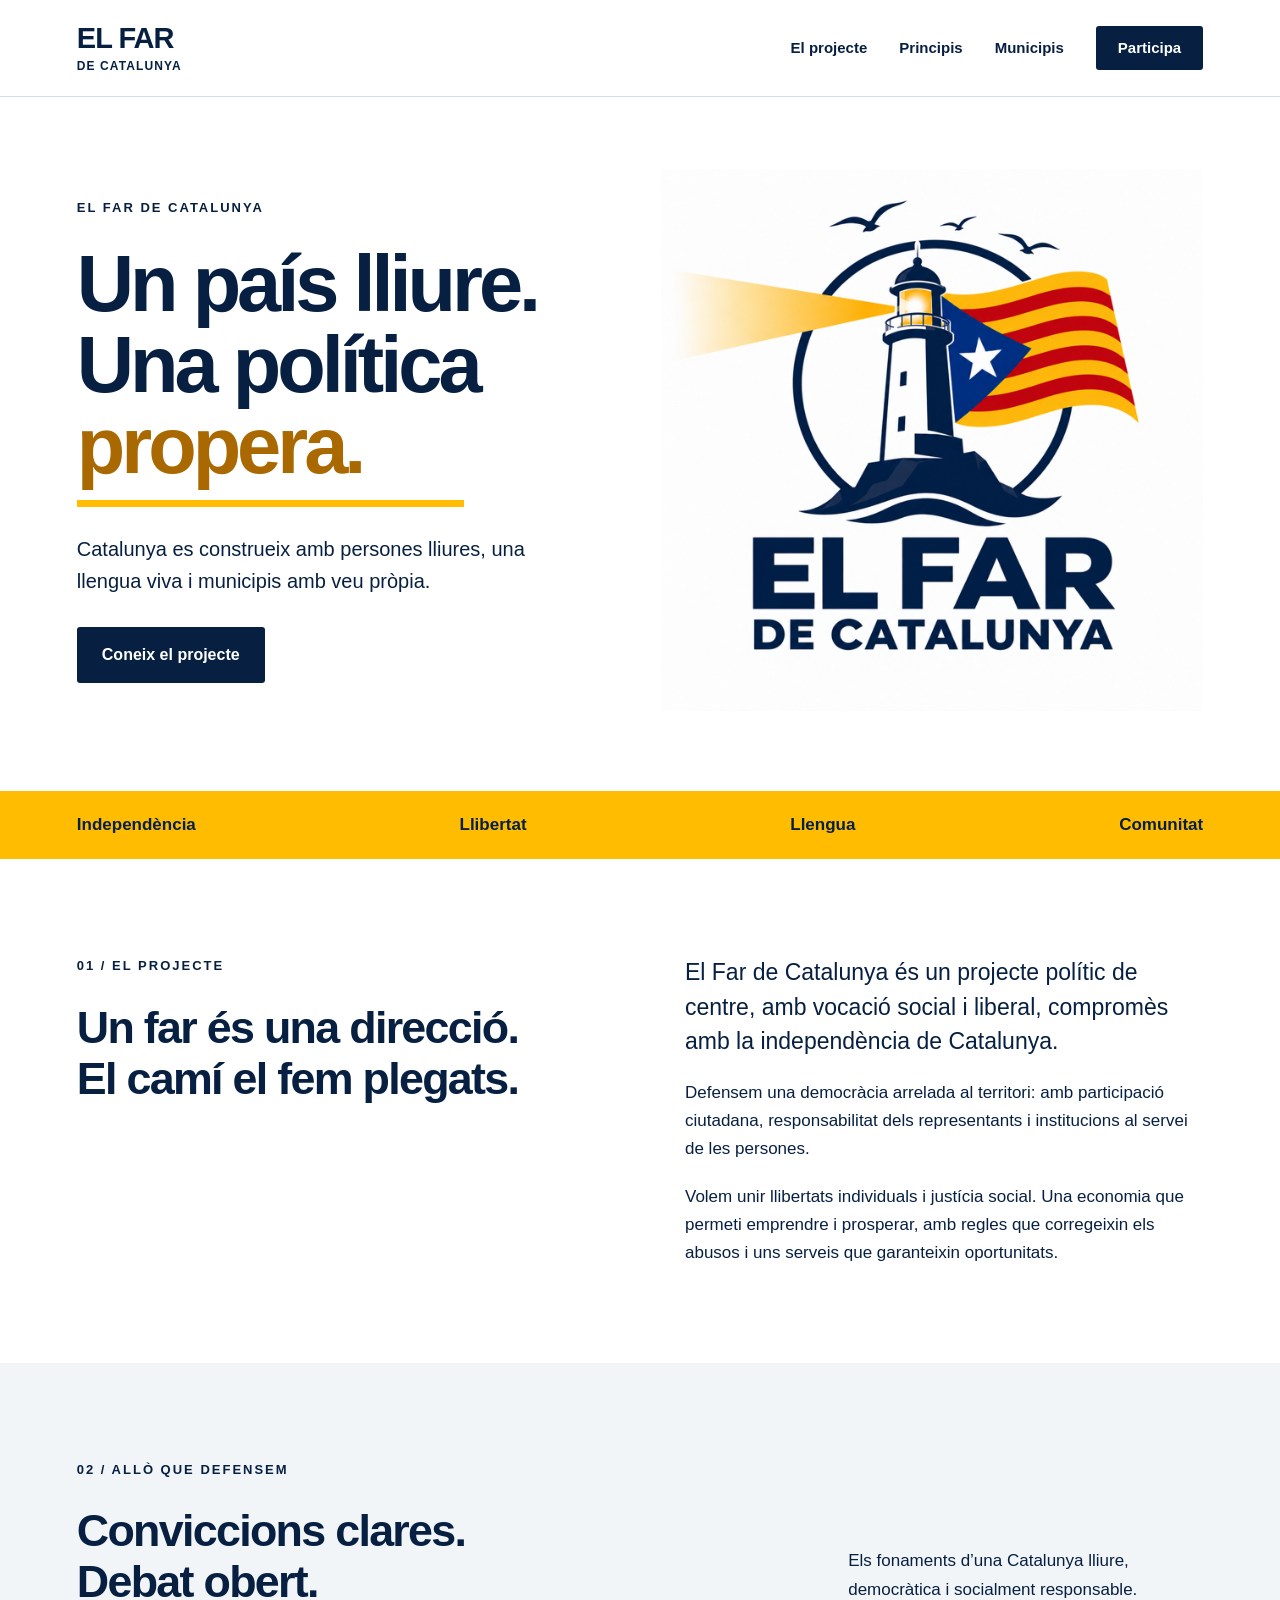
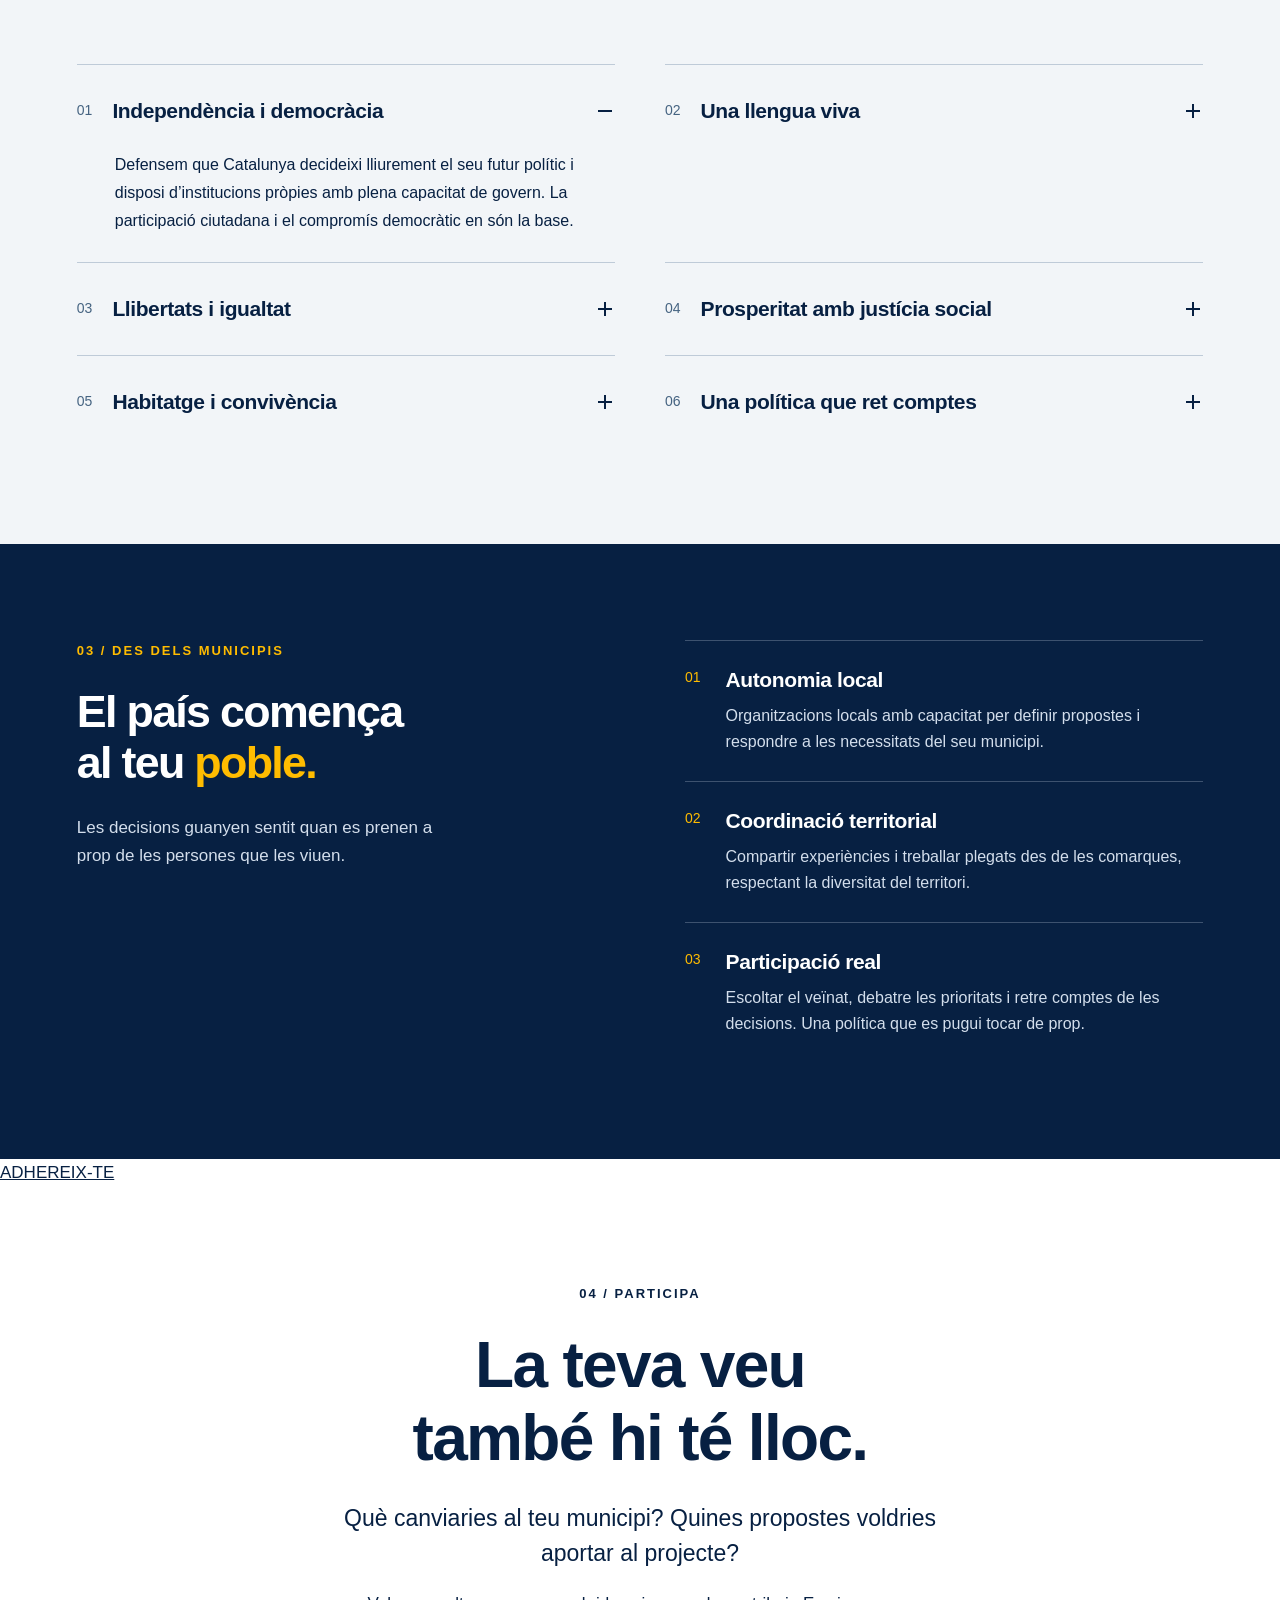
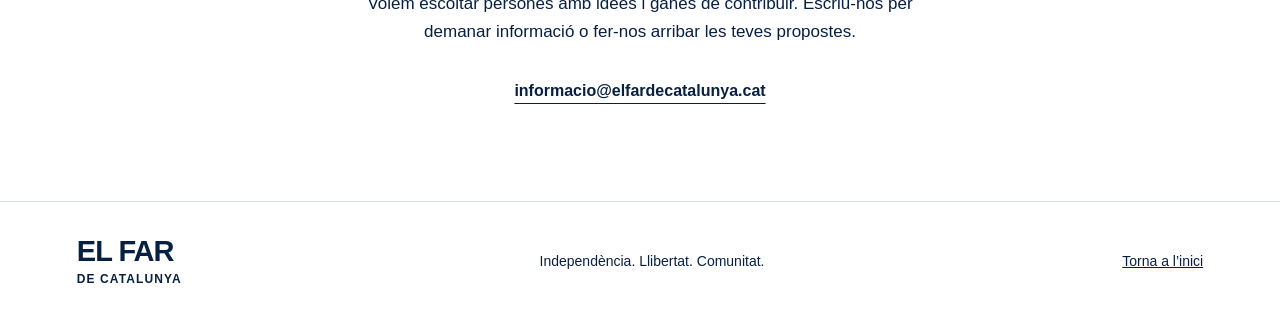
<file: index.html>
<!doctype html>
<html lang="ca">
<head>
<meta charset="utf-8"><meta name="viewport" content="width=device-width,initial-scale=1">
<title>El Far de Catalunya · Un país lliure, des de cada municipi</title> 
<meta name="description" content="Coneix El Far de Catalunya: independència, llengua catalana, llibertats individuals, justícia social i municipis amb veu pròpia.">
<link rel="icon" type="image/svg+xml" href="data:image/svg+xml,%3Csvg xmlns='http://www.w3.org/2000/svg' viewBox='0 0 32 32'%3E%3Crect width='32' height='32' rx='6' fill='%23072042'/%3E%3Cpath d='M12 27h9l-2-18h-5z' fill='white'/%3E%3Cpath d='M17 8L30 3v10z' fill='%23ffbc00'/%3E%3C/svg%3E">
<link rel="stylesheet" href="style.css">
</head>
<body>
<a class="skip" href="#contingut">Ves al contingut</a>
<header><a class="wordmark" href="#inici" aria-label="El Far de Catalunya, inici">EL FAR<span>DE CATALUNYA</span></a><nav aria-label="Navegació principal"><a href="#projecte">El projecte</a><a href="#principis">Principis</a><a href="#municipis">Municipis</a><a class="nav-part" href="#participa">Participa</a></nav></header>
<main id="contingut">
<section class="hero wrap" id="inici"><div class="hero-copy"><p class="eyebrow">EL FAR DE CATALUNYA</p><h1>Un país lliure.<br>Una política<br><em>propera.</em></h1><p class="intro">Catalunya es construeix amb persones lliures, una llengua viva i municipis amb veu pròpia.</p><a class="button" href="#projecte">Coneix el projecte</a></div><div class="hero-art"><img src="logo.png" width="640" height="640" alt="Logotip d’El Far de Catalunya: un far il·lumina el mar, al costat de l’estelada i tres gavines."></div></section>
<div class="values-band"><div class="wrap"><span>Independència</span><span>Llibertat</span><span>Llengua</span><span>Comunitat</span></div></div>
<section class="wrap project section" id="projecte"><div><p class="eyebrow">01 / EL PROJECTE</p><h2>Un far és una direcció.<br>El camí el fem plegats.</h2></div><div class="project-text"><p class="lead">El Far de Catalunya és un projecte polític de centre, amb vocació social i liberal, compromès amb la independència de Catalunya.</p><p>Defensem una democràcia arrelada al territori: amb participació ciutadana, responsabilitat dels representants i institucions al servei de les persones.</p><p>Volem unir llibertats individuals i justícia social. Una economia que permeti emprendre i prosperar, amb regles que corregeixin els abusos i uns serveis que garanteixin oportunitats.</p></div></section>
<section class="principles section" id="principis"><div class="wrap"><div class="section-heading"><div><p class="eyebrow">02 / ALLÒ QUE DEFENSEM</p><h2>Conviccions clares.<br>Debat obert.</h2></div><p>Els fonaments d’una Catalunya lliure, democràtica i socialment responsable.</p></div><div class="principles-grid">
<details open><summary><span class="number">01</span><h3>Independència i democràcia</h3><span class="plus" aria-hidden="true"></span></summary><p>Defensem que Catalunya decideixi lliurement el seu futur polític i disposi d’institucions pròpies amb plena capacitat de govern. La participació ciutadana i el compromís democràtic en són la base.</p></details>
<details><summary><span class="number">02</span><h3>Una llengua viva</h3><span class="plus" aria-hidden="true"></span></summary><p>El català és la llengua nacional i el punt de trobada de la vida col·lectiva. En defensem l’ús normal a l’escola, a les institucions, a la feina i al carrer, i la condició de llengua oficial de la Catalunya independent.</p></details>
<details><summary><span class="number">03</span><h3>Llibertats i igualtat</h3><span class="plus" aria-hidden="true"></span></summary><p>Defensem la llibertat d’expressió i de consciència, la laïcitat de les institucions i la igualtat davant la llei. Els drets de les persones, sense discriminació, han de guiar l’acció pública.</p></details>
<details><summary><span class="number">04</span><h3>Prosperitat amb justícia social</h3><span class="plus" aria-hidden="true"></span></summary><p>Una economia de mercat amb iniciativa i competència, regulada per corregir injustícies. Volem serveis de salut i educació accessibles i de qualitat, protecció social i oportunitats reals per a tothom.</p></details>
<details><summary><span class="number">05</span><h3>Habitatge i convivència</h3><span class="plus" aria-hidden="true"></span></summary><p>L’accés a l’habitatge, la seguretat i el respecte de les normes comunes són condicions d’una vida digna. Defensem una immigració planificada d’acord amb la feina, l’habitatge i els serveis disponibles, amb integració lingüística, drets i deures compartits.</p></details>
<details><summary><span class="number">06</span><h3>Una política que ret comptes</h3><span class="plus" aria-hidden="true"></span></summary><p>Defensem la limitació de mandats, la transparència i els mecanismes de revocació democràtica. Representar la ciutadania és una responsabilitat temporal que exigeix escoltar, explicar i respondre.</p></details>
</div></div></section>
<section class="municipal section" id="municipis"><div class="wrap municipal-grid"><div><p class="eyebrow">03 / DES DELS MUNICIPIS</p><h2>El país comença<br>al teu <em>poble.</em></h2><p>Les decisions guanyen sentit quan es prenen a prop de les persones que les viuen.</p></div><div class="municipal-points"><article><span>01</span><div><h3>Autonomia local</h3><p>Organitzacions locals amb capacitat per definir propostes i respondre a les necessitats del seu municipi.</p></div></article><article><span>02</span><div><h3>Coordinació territorial</h3><p>Compartir experiències i treballar plegats des de les comarques, respectant la diversitat del territori.</p></div></article><article><span>03</span><div><h3>Participació real</h3><p>Escoltar el veïnat, debatre les prioritats i retre comptes de les decisions. Una política que es pugui tocar de prop.</p></div></article></div></div></section>
<a href="formulari_adhesio_el_far.html">ADHEREIX-TE</a>
<section class="wrap section participate" id="participa"><p class="eyebrow">04 / PARTICIPA</p><h2>La teva veu<br>també hi té lloc.</h2><p class="lead">Què canviaries al teu municipi? Quines propostes voldries aportar al projecte?</p><p>Volem escoltar persones amb idees i ganes de contribuir. Escriu-nos per demanar informació o fer-nos arribar les teves propostes.</p><a class="text-link" href="mailto:informacio@elfardecatalunya.cat" style="overflow-wrap:anywhere">informacio@elfardecatalunya.cat</a></section>
</main><footer><div class="wrap footer-inner"><a class="wordmark" href="#inici">EL FAR<span>DE CATALUNYA</span></a><p>Independència. Llibertat. Comunitat.</p><a href="#inici">Torna a l’inici</a></div></footer>
</body></html>
</file>
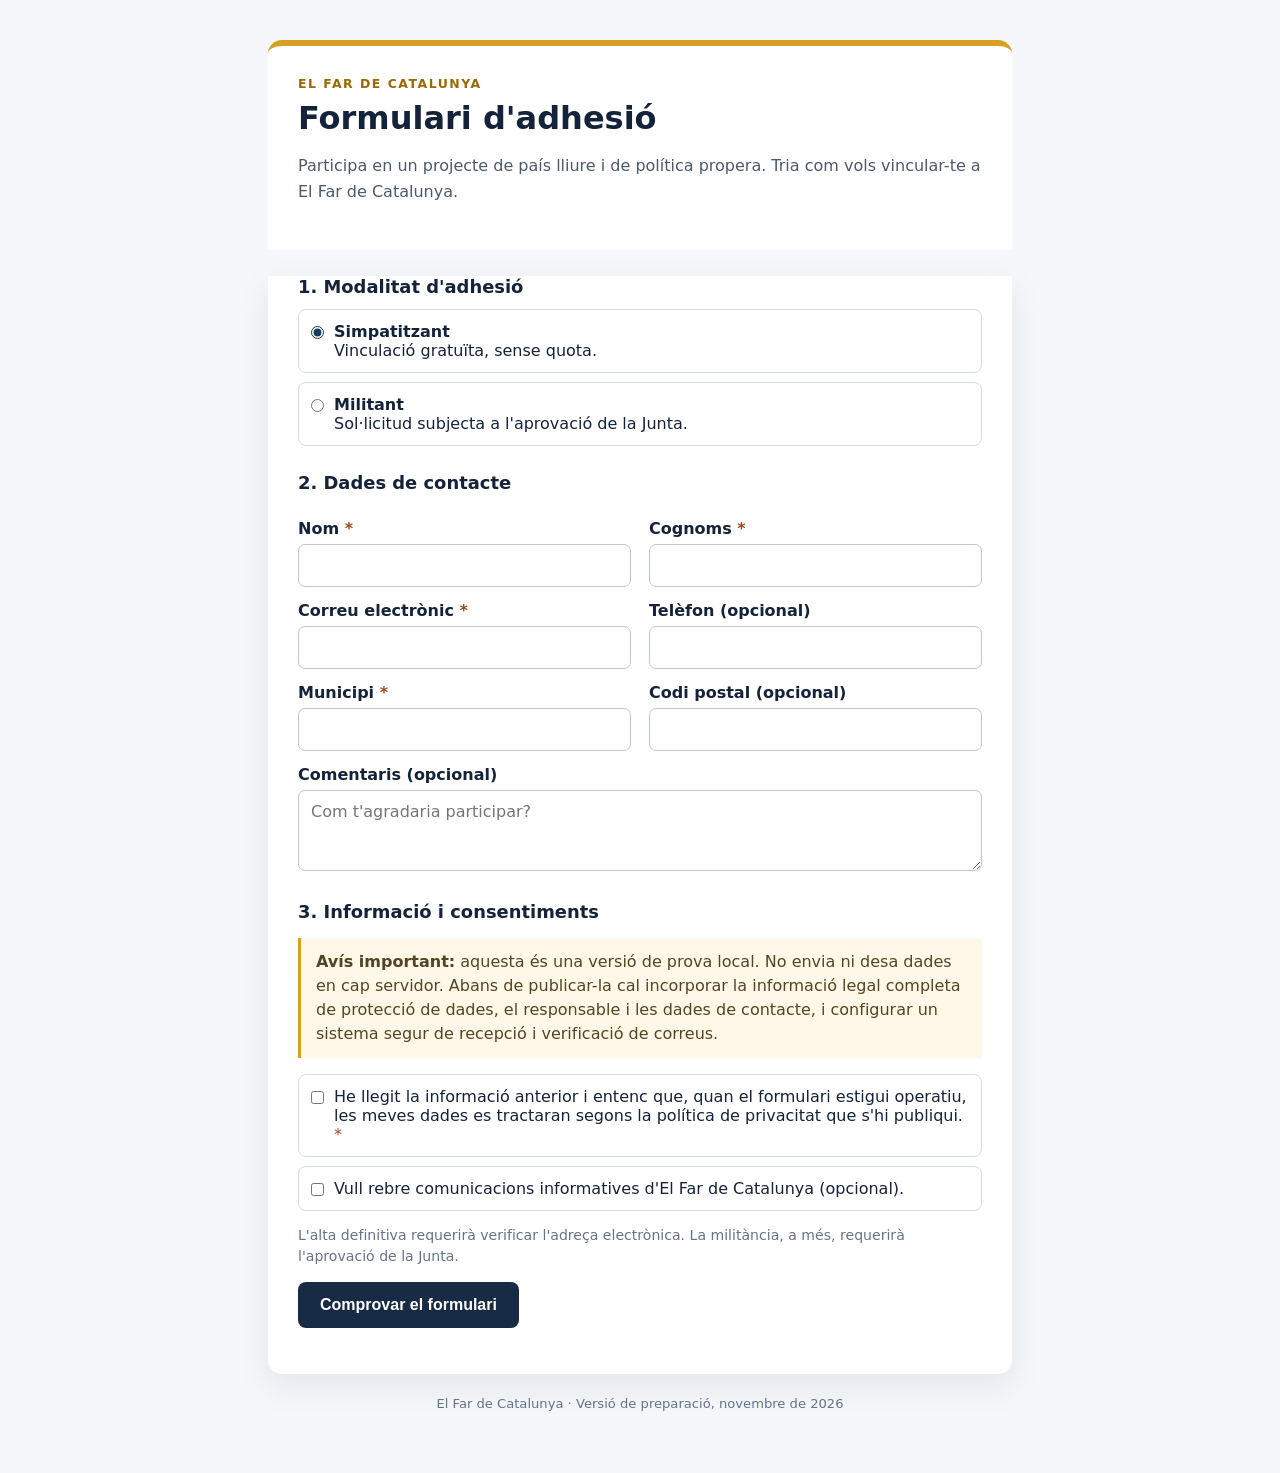
<file: formulari_adhesio_el_far.html>
<!doctype html>
<html lang="ca"><head><meta charset="utf-8"><meta name="viewport" content="width=device-width,initial-scale=1"><title>Adhesió · El Far de Catalunya</title><style>
:root{font-family:system-ui,-apple-system,'Segoe UI',sans-serif;color:#142339;background:#f5f7fa}*{box-sizing:border-box}body{margin:0}.wrap{max-width:780px;margin:40px auto;padding:0 18px}.top{border-top:6px solid #d6a123;background:white;padding:30px;border-radius:14px 14px 0 0}h1{font-size:2rem;margin:8px 0}h2{font-size:1.12rem;margin:26px 0 12px}.eyebrow{font-weight:800;letter-spacing:.12em;font-size:.78rem;color:#986a00}.sub{color:#4b5a6b;line-height:1.6}.panel{background:white;padding:0 30px 32px;border-radius:0 0 14px 14px;box-shadow:0 12px 35px #14233915}label{display:block;font-weight:650;margin:14px 0 6px}input,select,textarea{width:100%;border:1px solid #bdc6d2;border-radius:7px;padding:11px 12px;font:inherit;background:white}input:focus,select:focus,textarea:focus{outline:2px solid #d6a123;outline-offset:1px}.grid{display:grid;grid-template-columns:1fr 1fr;gap:0 18px}.choice{display:flex;gap:10px;align-items:flex-start;padding:12px;border:1px solid #d6dce5;border-radius:8px;margin:9px 0;font-weight:450}.choice input{width:auto;margin:4px 0 0;accent-color:#173b5b}.choice span{flex:1}.note{background:#fff8e8;border-left:3px solid #d6a123;padding:12px 15px;line-height:1.5;color:#534523;margin:16px 0}.muted{color:#667386;font-size:.88rem;line-height:1.5}.hide{display:none}button{background:#172b45;color:white;border:0;border-radius:8px;padding:14px 22px;font-weight:700;font-size:1rem;cursor:pointer}button:hover{background:#29496b}.foot{text-align:center;font-size:.82rem;color:#64748b;padding:22px}.required{color:#9b4a18}fieldset{border:0;padding:0;margin:0}legend{font-weight:750;margin-top:25px}a{color:#124f82}@media(max-width:600px){.grid{grid-template-columns:1fr}.top,.panel{padding-left:19px;padding-right:19px}.wrap{margin:14px auto}}
</style></head><body><main class="wrap"><header class="top"><div class="eyebrow">EL FAR DE CATALUNYA</div><h1>Formulari d'adhesió</h1><p class="sub">Participa en un projecte de país lliure i de política propera. Tria com vols vincular-te a El Far de Catalunya.</p></header><section class="panel"><form id="adhesio"><h2>1. Modalitat d'adhesió</h2><label class="choice"><input type="radio" name="modalitat" value="simpatitzant" checked><span><strong>Simpatitzant</strong><br>Vinculació gratuïta, sense quota.</span></label><label class="choice"><input type="radio" name="modalitat" value="militant"><span><strong>Militant</strong><br>Sol·licitud subjecta a l'aprovació de la Junta.</span></label><div id="quotes" class="hide"><h2>Quota de militant</h2><label class="choice"><input type="radio" name="quota" value="ordinaria"><span>Ordinària: <strong>10 € / mes</strong></span></label><label class="choice"><input type="radio" name="quota" value="jubilacio"><span>Jubilats: <strong>5 € / mes</strong></span></label><label class="choice"><input type="radio" name="quota" value="vulnerabilitat"><span>Situació de vulnerabilitat: <strong>0 € / mes</strong> (declaració responsable, sense justificants)</span></label><div id="declaracio" class="hide"><label class="choice"><input type="checkbox" id="responsable"><span>Declaro responsablement que em trobo en una situació de vulnerabilitat que justifica l'exempció de quota.</span></label></div><p class="muted">Quotes pendents de ratificació abans de l'activació de cobraments. Aquest formulari no cobra cap import.</p></div><h2>2. Dades de contacte</h2><div class="grid"><div><label for="nom">Nom <span class="required">*</span></label><input id="nom" name="nom" autocomplete="given-name" required></div><div><label for="cognoms">Cognoms <span class="required">*</span></label><input id="cognoms" name="cognoms" autocomplete="family-name" required></div><div><label for="email">Correu electrònic <span class="required">*</span></label><input id="email" type="email" name="email" autocomplete="email" required></div><div><label for="telefon">Telèfon (opcional)</label><input id="telefon" type="tel" name="telefon" autocomplete="tel"></div><div><label for="municipi">Municipi <span class="required">*</span></label><input id="municipi" name="municipi" required></div><div><label for="cp">Codi postal (opcional)</label><input id="cp" name="codi_postal" inputmode="numeric"></div></div><label for="comentaris">Comentaris (opcional)</label><textarea id="comentaris" name="comentaris" rows="3" placeholder="Com t'agradaria participar?"></textarea><h2>3. Informació i consentiments</h2><div class="note"><strong>Avís important:</strong> aquesta és una versió de prova local. No envia ni desa dades en cap servidor. Abans de publicar-la cal incorporar la informació legal completa de protecció de dades, el responsable i les dades de contacte, i configurar un sistema segur de recepció i verificació de correus.</div><label class="choice"><input type="checkbox" name="privacitat" required><span>He llegit la informació anterior i entenc que, quan el formulari estigui operatiu, les meves dades es tractaran segons la política de privacitat que s'hi publiqui. <span class="required">*</span></span></label><label class="choice"><input type="checkbox" name="comunicacions"><span>Vull rebre comunicacions informatives d'El Far de Catalunya (opcional).</span></label><p class="muted">L'alta definitiva requerirà verificar l'adreça electrònica. La militància, a més, requerirà l'aprovació de la Junta.</p><button type="submit">Comprovar el formulari</button><p id="resultat" role="status" aria-live="polite" class="muted"></p></form></section><footer class="foot">El Far de Catalunya · Versió de preparació, novembre de 2026</footer></main><script>
const form=document.getElementById('adhesio'),quotes=document.getElementById('quotes'),decl=document.getElementById('declaracio'),result=document.getElementById('resultat');function update(){const militant=form.elements.modalitat.value==='militant';quotes.classList.toggle('hide',!militant);const quota=form.querySelector('input[name="quota"]:checked');const vuln=militant&&quota?.value==='vulnerabilitat';decl.classList.toggle('hide',!vuln);document.getElementById('responsable').required=vuln;form.querySelectorAll('input[name="quota"]').forEach(x=>x.required=militant);result.textContent=''}form.querySelectorAll('input[name="modalitat"],input[name="quota"]').forEach(x=>x.addEventListener('change',update));form.addEventListener('submit',e=>{e.preventDefault();result.textContent='Les dades del formulari són vàlides. Aquesta versió de prova NO envia ni emmagatzema cap sol·licitud.'});update();
</script></body></html>
</file>
<file: style.css>
:root{--navy:#072042;--blue:#193e65;--gold:#ffbc00;--paper:#fff;--soft:#f2f5f8;--line:#d5dde6}*{box-sizing:border-box}html{scroll-behavior:smooth;scroll-padding-top:100px}body{margin:0;color:var(--navy);background:var(--paper);font-family:Arial,Helvetica,sans-serif;font-size:17px;line-height:1.65}a{color:inherit}a:focus-visible,summary:focus-visible{outline:3px solid #ba4700;outline-offset:6px}.wrap{width:min(1200px,88%);margin-inline:auto}header{display:flex;align-items:center;justify-content:space-between;gap:24px;padding:24px 6%;border-bottom:1px solid var(--line);background:#fff;position:relative;z-index:10}.wordmark{font-weight:900;font-size:29px;line-height:1;letter-spacing:-1px;text-decoration:none;display:inline-block;white-space:nowrap}.wordmark span{display:block;font-size:12px;letter-spacing:1.1px;margin-top:7px}nav{display:flex;gap:32px;align-items:center}nav a{text-decoration:none;font-size:15px;font-weight:700}nav a:hover,.text-link:hover{text-decoration:underline;text-underline-offset:5px}.nav-part{padding:10px 22px;background:var(--navy);color:white;border-radius:3px}.hero{display:grid;grid-template-columns:1.05fr 1fr;align-items:center;gap:15px;padding-block:72px 80px}.eyebrow{font-size:13px;font-weight:800;letter-spacing:2px;margin:0 0 25px}h1{font-size:clamp(56px,6.2vw,88px);line-height:1.02;letter-spacing:-4px;margin:0 0 25px;font-weight:800}em{font-style:normal;color:#a96800}h1 em{position:relative}h1 em:after{content:"";height:7px;background:var(--gold);display:block;width:68%;margin-top:13px}.intro{font-size:20px;max-width:450px;line-height:1.6;margin:26px 0 30px}.button{display:inline-block;background:var(--navy);color:white;padding:15px 25px;text-decoration:none;font-size:16px;font-weight:700;border-radius:3px}.button:hover{background:var(--blue)}.hero-art img{width:100%;height:auto;display:block}.values-band{background:var(--gold)}.values-band .wrap{display:flex;justify-content:space-between;gap:20px;padding-block:20px;font-size:17px;font-weight:800}.section{padding-block:96px}h2{font-size:clamp(34px,3.5vw,49px);line-height:1.14;letter-spacing:-1.7px;margin:0 0 26px}h3{font-size:21px;line-height:1.3;letter-spacing:-.4px;margin:0}p{margin:0 0 20px}.project{display:grid;grid-template-columns:1fr 1fr;gap:90px}.lead{font-size:23px;line-height:1.5}.project-text p:last-child{margin-bottom:0}.principles{background:var(--soft)}.section-heading{display:flex;justify-content:space-between;gap:70px;align-items:end;margin-bottom:30px}.section-heading>p{max-width:355px;margin-bottom:30px}.principles-grid{display:grid;grid-template-columns:1fr 1fr;gap:0 50px;align-items:start}details{border-top:1px solid #bfcbd8;padding:24px 0}summary{list-style:none;display:flex;gap:20px;align-items:center;cursor:pointer;min-height:44px}summary::-webkit-details-marker{display:none}.number{font-size:14px;color:#456381}.plus{margin-left:auto;flex-shrink:0;width:20px;height:20px;position:relative}.plus:before,.plus:after{content:"";position:absolute;background:var(--navy);top:9px;left:3px;width:14px;height:2px}.plus:after{transform:rotate(90deg)}details[open] .plus:after{transform:rotate(0)}details p{margin:18px 0 3px 38px;font-size:16px;line-height:1.75}.municipal{background:var(--navy);color:white}.municipal-grid{display:grid;grid-template-columns:1fr 1fr;gap:90px}.municipal .eyebrow,.municipal em{color:var(--gold)}.municipal-grid>div>p:last-child{max-width:370px;color:#d3deec}.municipal-points article{display:flex;gap:25px;padding:25px 0;border-top:1px solid #3d526f}.municipal-points article>span{color:var(--gold);font-size:14px}.municipal-points h3{margin-bottom:10px}.municipal-points p{color:#d3deec;margin:0;font-size:16px}.participate{max-width:790px;text-align:center}.participate h2{font-size:clamp(42px,5vw,64px)}.participate .lead{margin-inline:auto;max-width:600px}.participate>p:not(.eyebrow){max-width:610px;margin-inline:auto}.text-link{font-size:16px;font-weight:700;text-underline-offset:7px;display:inline-block;margin-top:12px}footer{border-top:1px solid var(--line);padding:35px 0}.footer-inner{display:flex;align-items:center;justify-content:space-between;gap:25px}.footer-inner p,.footer-inner>a:last-child{font-size:14px;margin:0}.skip{position:absolute;top:-100px;left:15px;background:white;padding:10px;z-index:30}.skip:focus{top:10px}@media(max-width:850px){header{padding:20px 6%;flex-wrap:wrap}nav{gap:20px;flex-wrap:wrap}nav a{font-size:14px}.hero{padding-block:50px;grid-template-columns:1fr 1fr}h1{font-size:58px;letter-spacing:-2px}.intro{font-size:18px}.project,.municipal-grid{gap:40px}.section{padding-block:65px}.section-heading{gap:30px}.principles-grid{gap:0 25px}.footer-inner{flex-wrap:wrap}}@media(max-width:600px){header{gap:20px}.wordmark{font-size:25px}nav{width:100%;justify-content:space-between;gap:10px}.nav-part{padding:7px 12px}.hero{grid-template-columns:1fr;padding-top:38px;gap:20px}.hero-copy{max-width:440px}h1{font-size:58px}.hero-art{max-width:360px;margin:auto}.eyebrow{font-size:12px}.values-band .wrap{display:grid;grid-template-columns:1fr 1fr;gap:8px 22px;font-size:16px}.project,.municipal-grid{grid-template-columns:1fr;gap:25px}.section-heading{display:block}.section-heading>p{max-width:none;margin:0 0 30px}.principles-grid{grid-template-columns:1fr}.lead{font-size:21px}.section{padding-block:55px}h2{font-size:36px}h3{font-size:20px}.footer-inner{align-items:start;flex-direction:column;gap:25px}}@media(prefers-reduced-motion:reduce){html{scroll-behavior:auto}}
</file>
